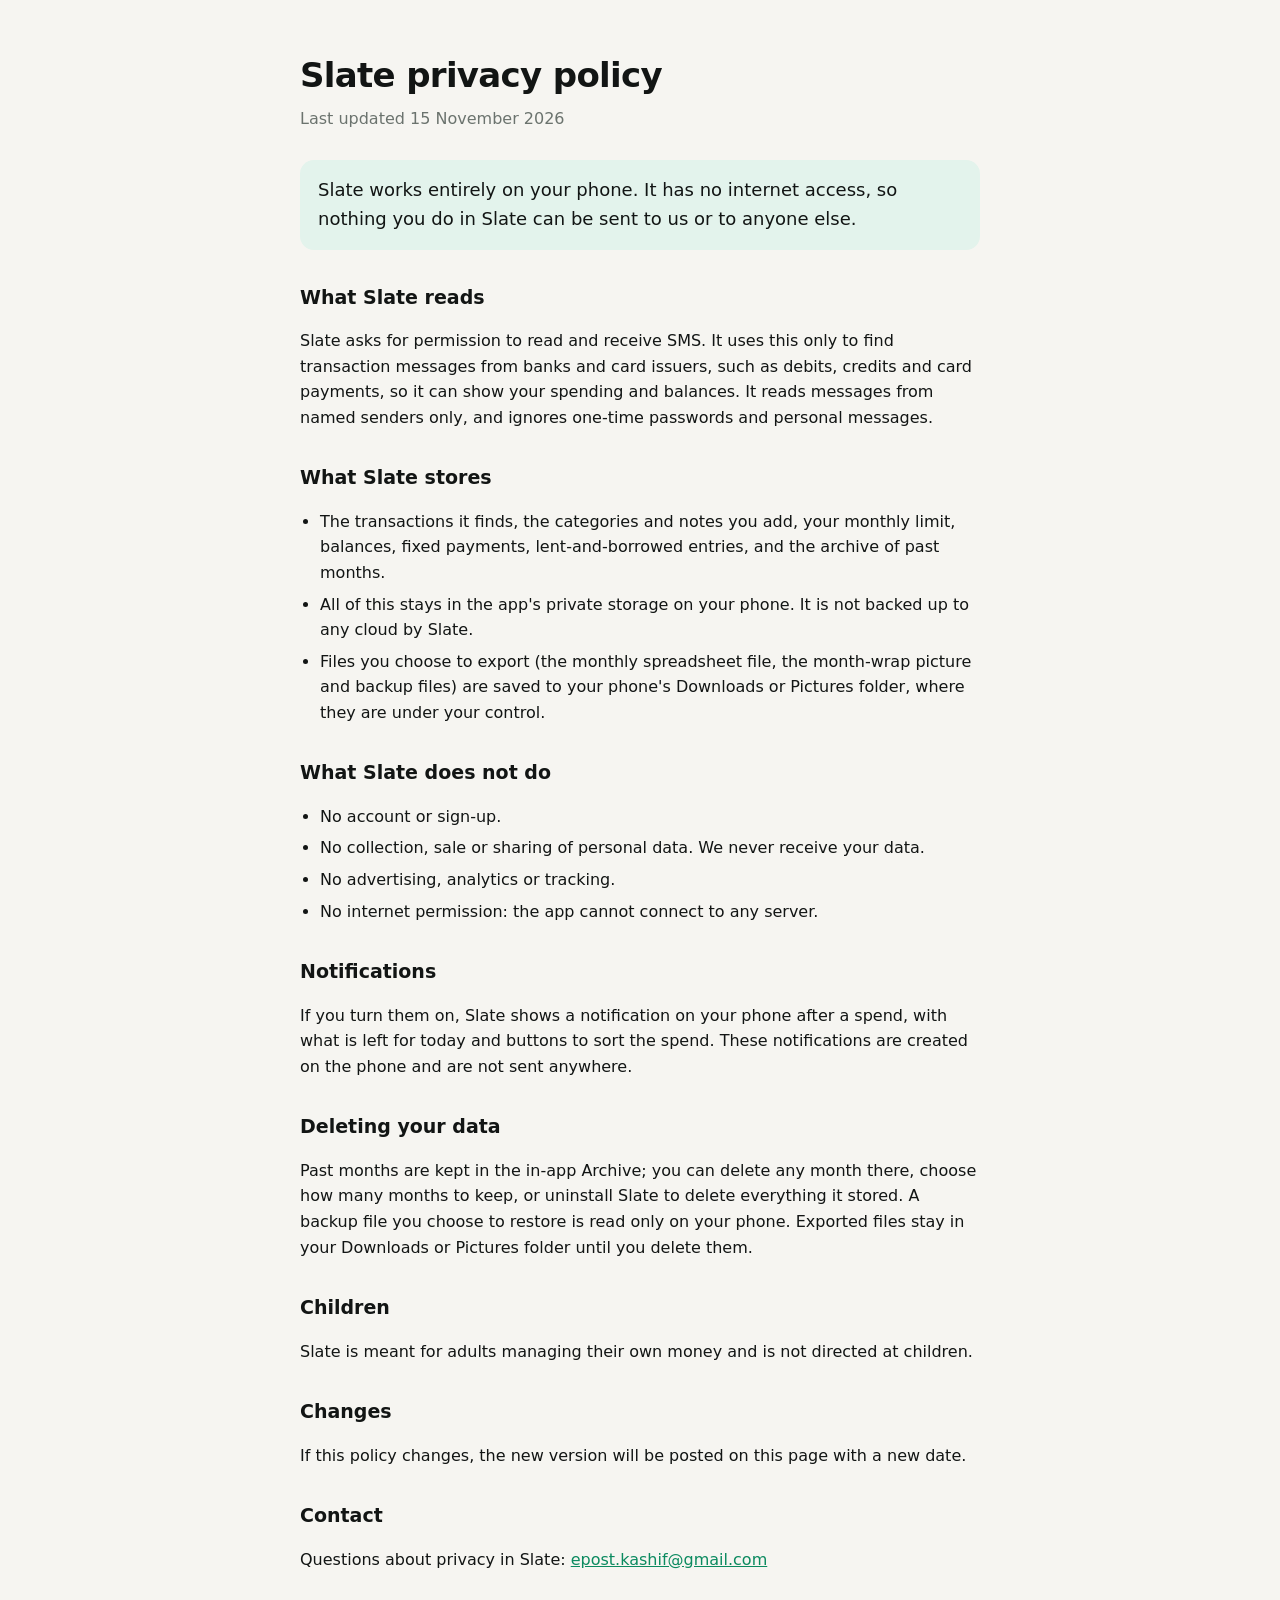
<file: docs/privacy.html>
<!DOCTYPE html>
<html lang="en">
<head>
<meta charset="utf-8">
<meta name="viewport" content="width=device-width, initial-scale=1">
<title>Slate · Privacy policy</title>
<style>
  body { margin: 0; background: #f6f5f1; color: #121514; font: 16px/1.6 system-ui, -apple-system, Roboto, sans-serif; }
  main { max-width: 680px; margin: 0 auto; padding: 48px 22px 64px; }
  h1 { font-size: 34px; letter-spacing: -.02em; margin: 0 0 4px; }
  h2 { font-size: 19px; margin: 32px 0 6px; }
  .date { color: #6b736e; margin: 0 0 28px; }
  .lead { font-size: 18px; background: #e3f3ec; border-radius: 14px; padding: 16px 18px; }
  ul { padding-left: 20px; } li { margin: 6px 0; }
  a { color: #0b8a5f; }
</style>
</head>
<body>
<main>
<h1>Slate privacy policy</h1>
<p class="date">Last updated 15 November 2026</p>

<p class="lead">Slate works entirely on your phone. It has no internet access, so nothing you do in Slate can be sent to us or to anyone else.</p>

<h2>What Slate reads</h2>
<p>Slate asks for permission to read and receive SMS. It uses this only to find transaction messages from banks and card issuers, such as debits, credits and card payments, so it can show your spending and balances. It reads messages from named senders only, and ignores one-time passwords and personal messages.</p>

<h2>What Slate stores</h2>
<ul>
  <li>The transactions it finds, the categories and notes you add, your monthly limit, balances, fixed payments, lent-and-borrowed entries, and the archive of past months.</li>
  <li>All of this stays in the app's private storage on your phone. It is not backed up to any cloud by Slate.</li>
  <li>Files you choose to export (the monthly spreadsheet file, the month-wrap picture and backup files) are saved to your phone's Downloads or Pictures folder, where they are under your control.</li>
</ul>

<h2>What Slate does not do</h2>
<ul>
  <li>No account or sign-up.</li>
  <li>No collection, sale or sharing of personal data. We never receive your data.</li>
  <li>No advertising, analytics or tracking.</li>
  <li>No internet permission: the app cannot connect to any server.</li>
</ul>

<h2>Notifications</h2>
<p>If you turn them on, Slate shows a notification on your phone after a spend, with what is left for today and buttons to sort the spend. These notifications are created on the phone and are not sent anywhere.</p>

<h2>Deleting your data</h2>
<p>Past months are kept in the in-app Archive; you can delete any month there, choose how many months to keep, or uninstall Slate to delete everything it stored. A backup file you choose to restore is read only on your phone. Exported files stay in your Downloads or Pictures folder until you delete them.</p>

<h2>Children</h2>
<p>Slate is meant for adults managing their own money and is not directed at children.</p>

<h2>Changes</h2>
<p>If this policy changes, the new version will be posted on this page with a new date.</p>

<h2>Contact</h2>
<p>Questions about privacy in Slate: <a href="mailto:epost.kashif@gmail.com">epost.kashif@gmail.com</a></p>
</main>
</body>
</html>
</file>
